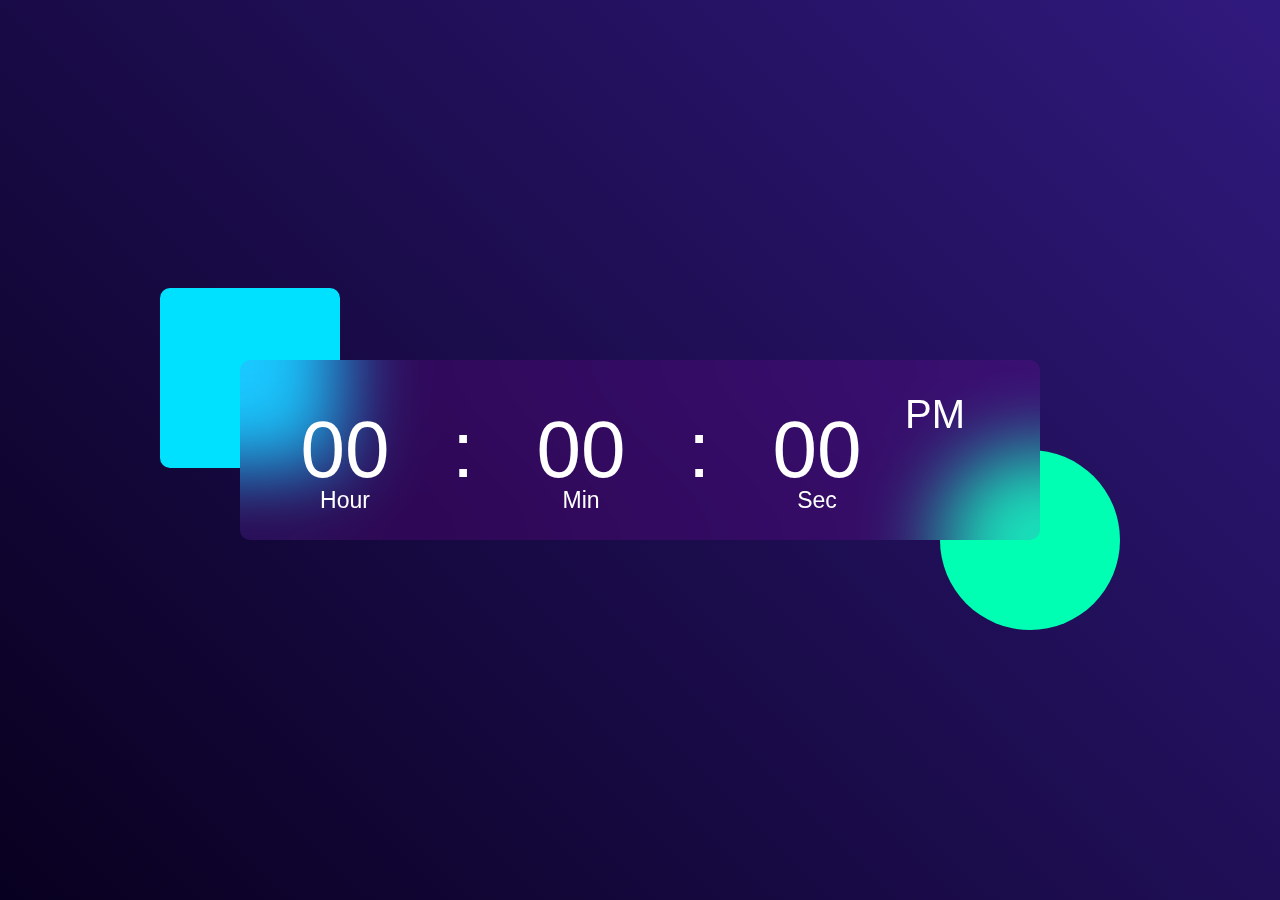
<file: index.html>
<!DOCTYPE html>
<html lang="en">
<head>
    <meta charset="UTF-8">
    <meta name="viewport" content="width=device-width, initial-scale=1.0">
    <title>Digital colck </title>
    <link rel="stylesheet" href="style.css">
</head>
<body>
    <div class="hero">
        <div class="container">
            <div class="clock">
                <span id="hrs">00</span>
                <span>:</span>
                <span id="min">00</span>
                <span >:</span>
                <span id="sec">00</span>
                <span id="ampm">PM</span>
            </div>
        </div>
    </div>
    <script src="app.js"></script>
</body>
</html>
</file>
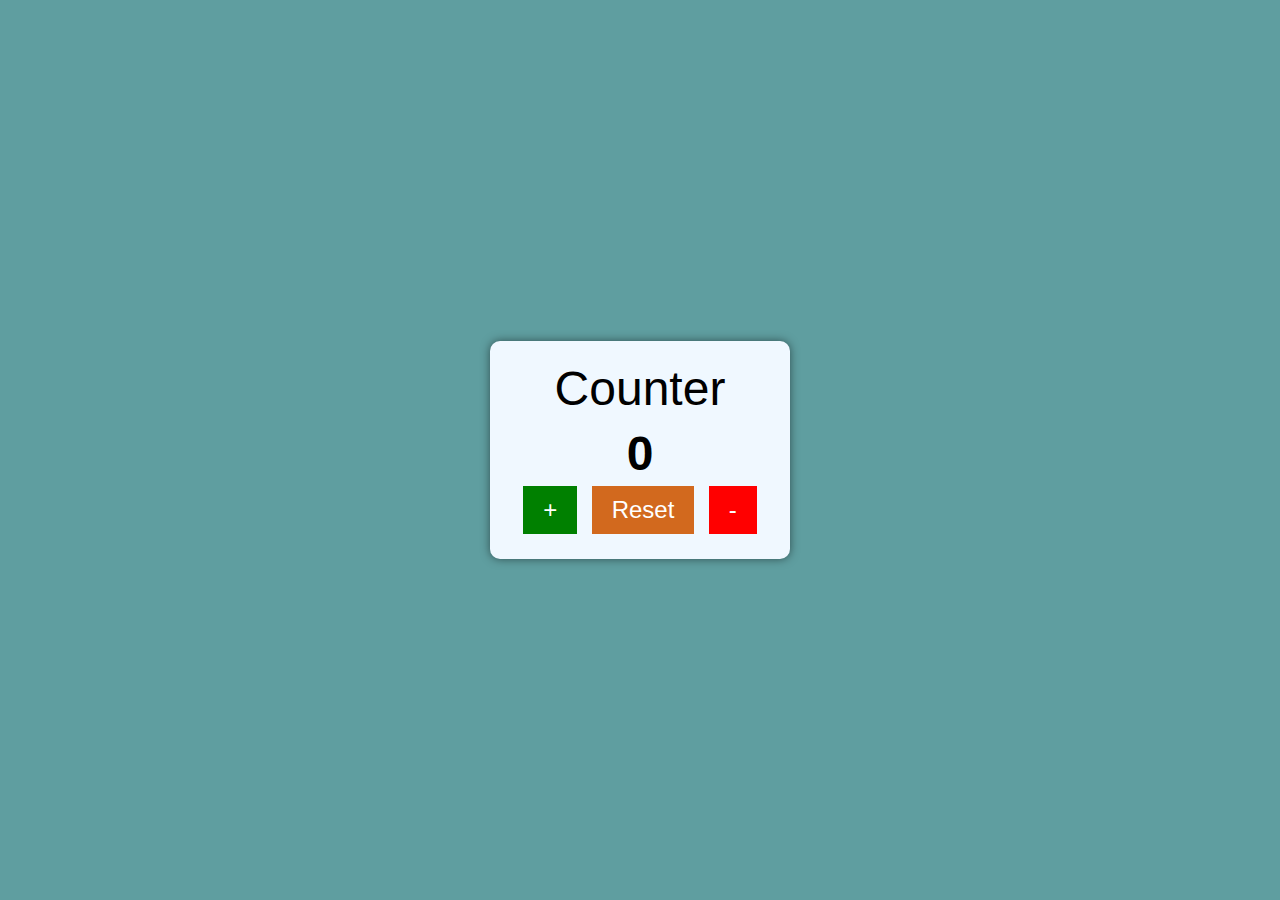
<file: Counter App/index.html>
<!DOCTYPE html>
<html lang="en">
<head>
    <meta charset="UTF-8">
    <meta name="viewport" content="width=device-width, initial-scale=1.0">
    <title>Counter App</title>
    <link rel="stylesheet" href="style.css">
</head>
<body>
    <div class="container">
        <h2>Counter</h2>
        <span id="counter">0</span>
        <div class="button">
            <button id="add">+</button>
            <button id="reset">Reset</button>
            <button id="min">-</button>
        </div>
    </div>
    <script src="script.js"></script>
</body>
</html>
</file>
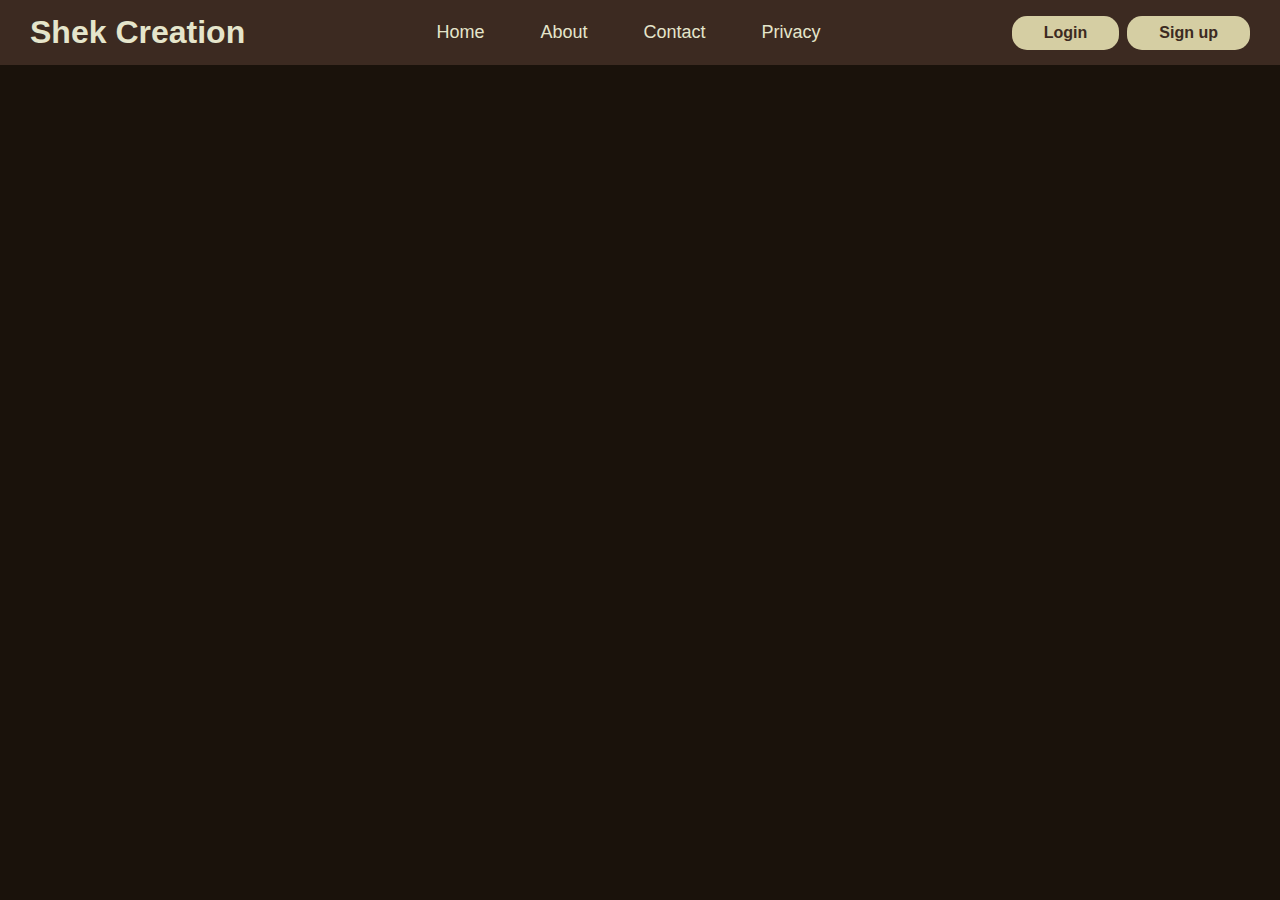
<file: Creat a Header/index.html>
<!DOCTYPE html>
<html lang="en">

<head>
    <meta charset="UTF-8">
    <meta name="viewport" content="width=device-width, initial-scale=1.0">
    <title>Create a Header</title>
    <link rel="stylesheet" href="style.css">
</head>

<body>
    <header>
        <h1 class="name">Shek Creation</h1>
        <ul>
            <li><a href="#">Home</a></li>
            <li><a href="#">About</a></li>
            <li><a href="#">Contact</a></li>
            <li><a href="#">Privacy</a></li>
        </ul>
        <div class="usersignup">
            <div class="login">
                <button>Login</button>
            </div>
            <div class="signup">
                <button>Sign up</button>
            </div>
        </div>
    </header>

</body>

</html>
</file>
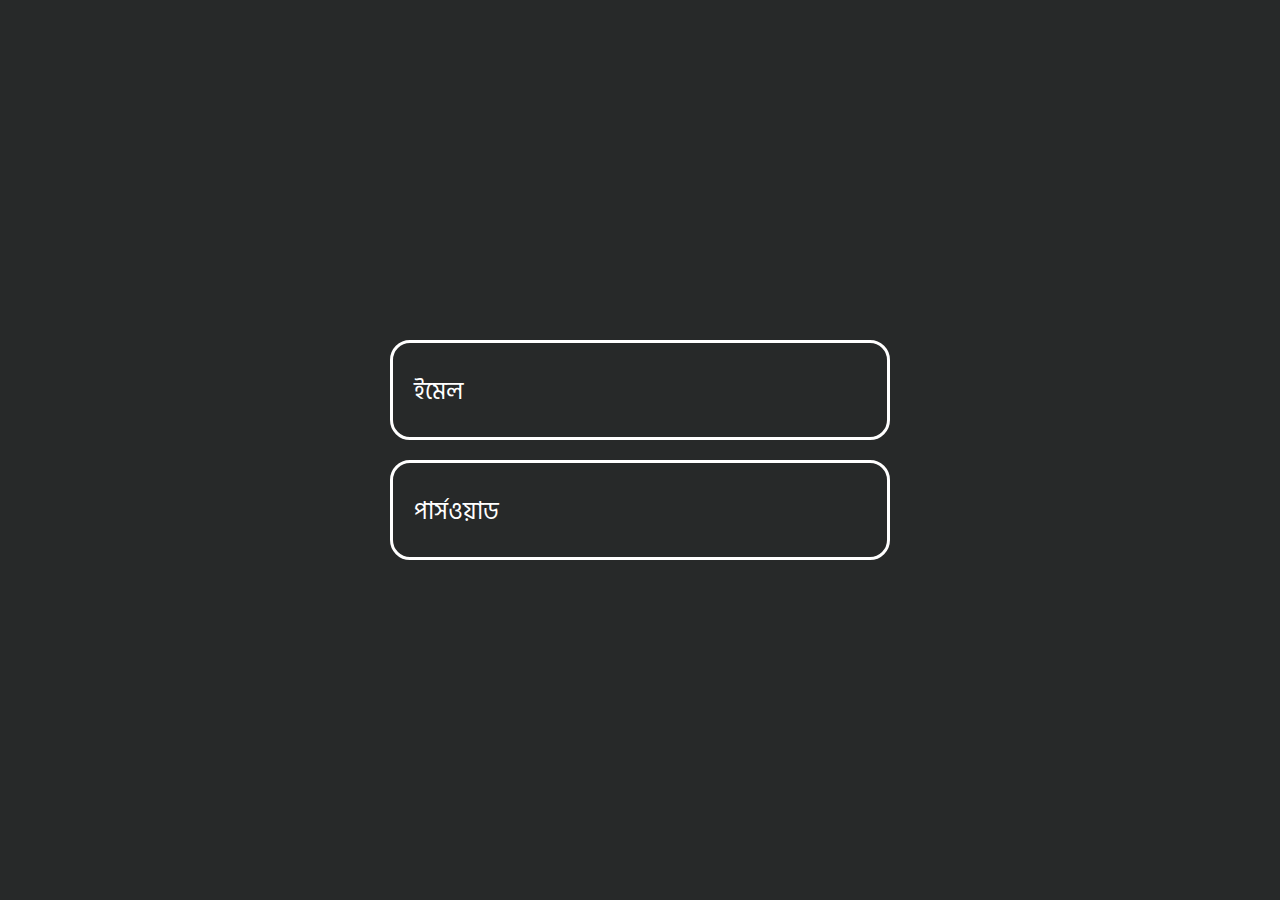
<file: Input Label Animation with HTML & CSS/index.html>
<!DOCTYPE html>
<html lang="en">
<head>
    <meta charset="UTF-8">
    <meta name="viewport" content="width=device-width, initial-scale=1.0">
    <title>Input Label Animation with HTML & CSS</title>
    <link rel="stylesheet" href="style.css">
</head>
<body>
   <div class="form">
    <input type="email" id="email" class="emailInput" placeholder="">
    <label for="email" class="emailLabel">ইমেল</label>
   </div>
   <div class="form">
    <input type="password" id="password" class="emailInput" placeholder="">
    <label for="password" class="emailLabel">পার্সওয়াড</label>
   </div>
</body>
</html>
</file>
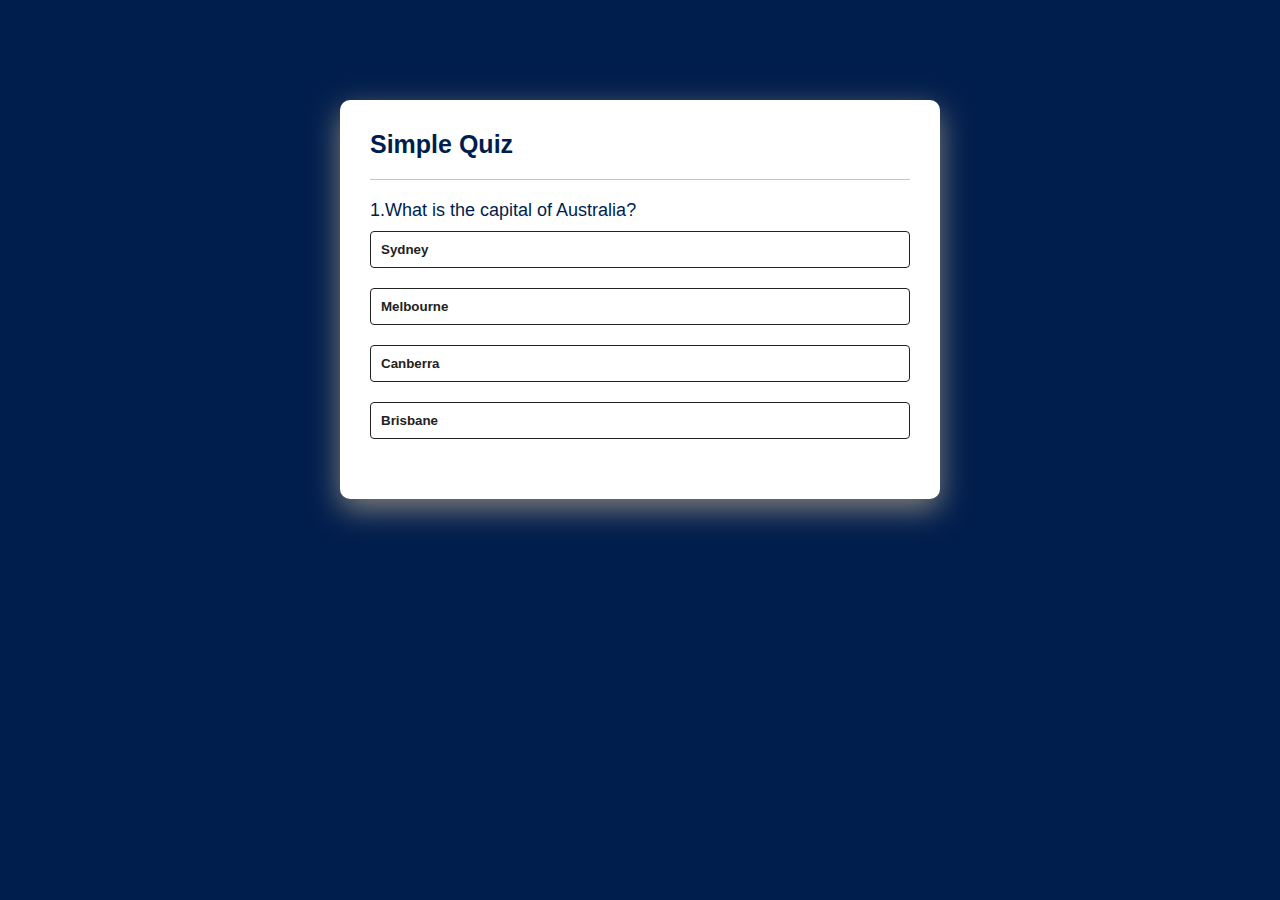
<file: Quiz App/index.html>
<!DOCTYPE html>
<html lang="en">
<head>
    <meta charset="UTF-8">
    <meta name="viewport" content="width=device-width, initial-scale=1.0">
    <title>Quiz App </title>
    <link rel="stylesheet" href="style.css">
</head>
<body>
    <div class="app">
        <h1>Simple Quiz</h1>
        <div class="quiz">
            <h2 id="question">Question goes here</h2>
            <div id="anwser-button">
                <button class="btn">A</button>
                <button class="btn">A</button>
                <button class="btn">A</button>
                <button class="btn">A</button>
            </div>
            <button id="next-btn">Next</button>
        </div>
    </div>
    <script src="script.js"></script>
</body>
</html>
</file>
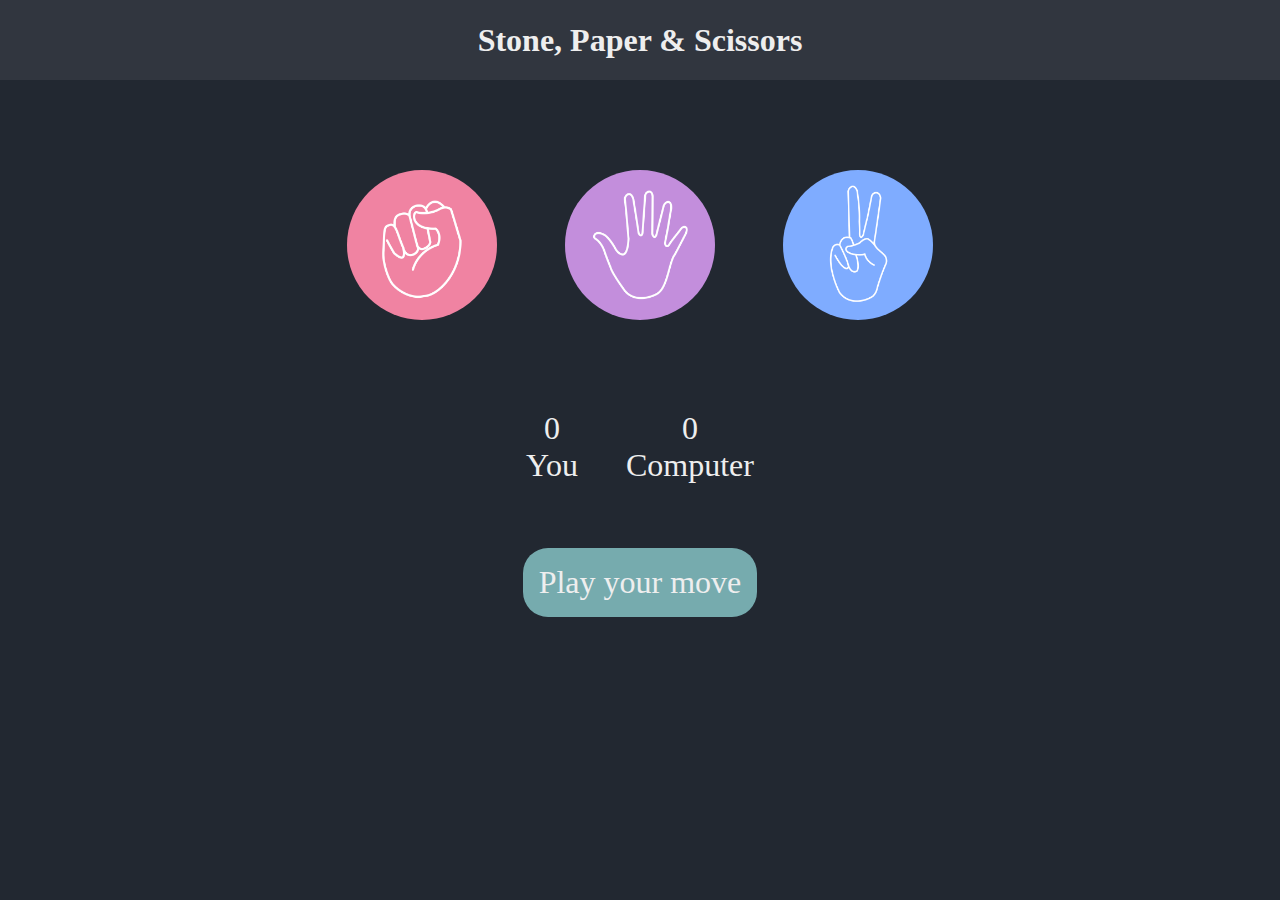
<file: Stone, Paper & Scissors Game/index.html>
<!DOCTYPE html>
<html lang="en">
<head>
    <meta charset="UTF-8">
    <meta name="viewport" content="width=device-width, initial-scale=1.0">
    <title> Stone, Paper & Scissors Game</title>
    <link rel="stylesheet" href="style.css">
</head>
<body>
    <h1> Stone, Paper & Scissors</h1>
    <div class="choices">
        <div class="choice" id="rock">
            <img src="rock.png" alt="">
        </div>
        <div class="choice" id="paper">
            <img src="paper.png" alt="">
        </div>
        <div class="choice" id="scissors">
            <img src="scissors.png" alt="">
        </div>
    </div>
    <div class="score-board">
        <div class="score">
            <p id="user-score">0</p>
            <p>You</p>
        </div>
        <div class="score">
            <p id="comp-score">0</p>
            <p>Computer</p>
        </div>
    </div>
    <div class="msg-container">
        <p id="msg">Play your move</p>
    </div>  
    <script src="app.js"></script>  
</body>
</html>
</file>
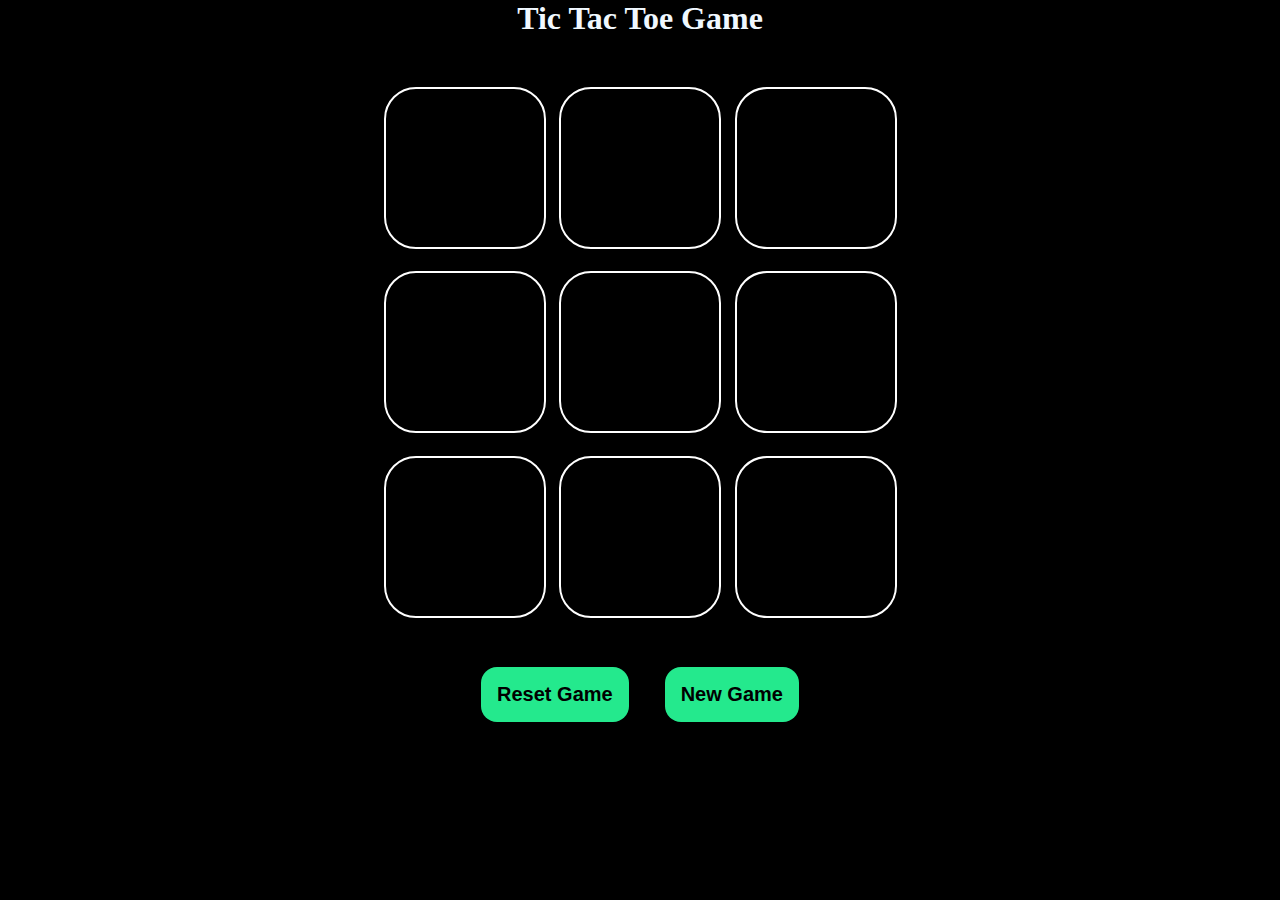
<file: Tic Tac Toe Game/index.html>
<!DOCTYPE html>
<html lang="en">

<head>
    <meta charset="UTF-8">
    <meta name="viewport" content="width=device-width, initial-scale=1.0">
    <title>Tic Tac Toe Game</title>
    <link rel="stylesheet" href="style.css">
</head>

<body>
    <div class="msg-container hide">
        <p id="msg">Winner</p>
    </div>
    <main>
        <h1>Tic Tac Toe Game</h1>
        <div class="container">
            <div class="game">
                <button class="box"></button>
                <button class="box"></button>
                <button class="box"></button>
                <button class="box"></button>
                <button class="box"></button>
                <button class="box"></button>
                <button class="box"></button>
                <button class="box"></button>
                <button class="box"></button>
            </div>
        </div>
        <button id="btn">Reset Game</button>
        <button id="btn-1">New Game</button>
    </main>
    <script src="script.js"></script>
</body>

</html>
</file>
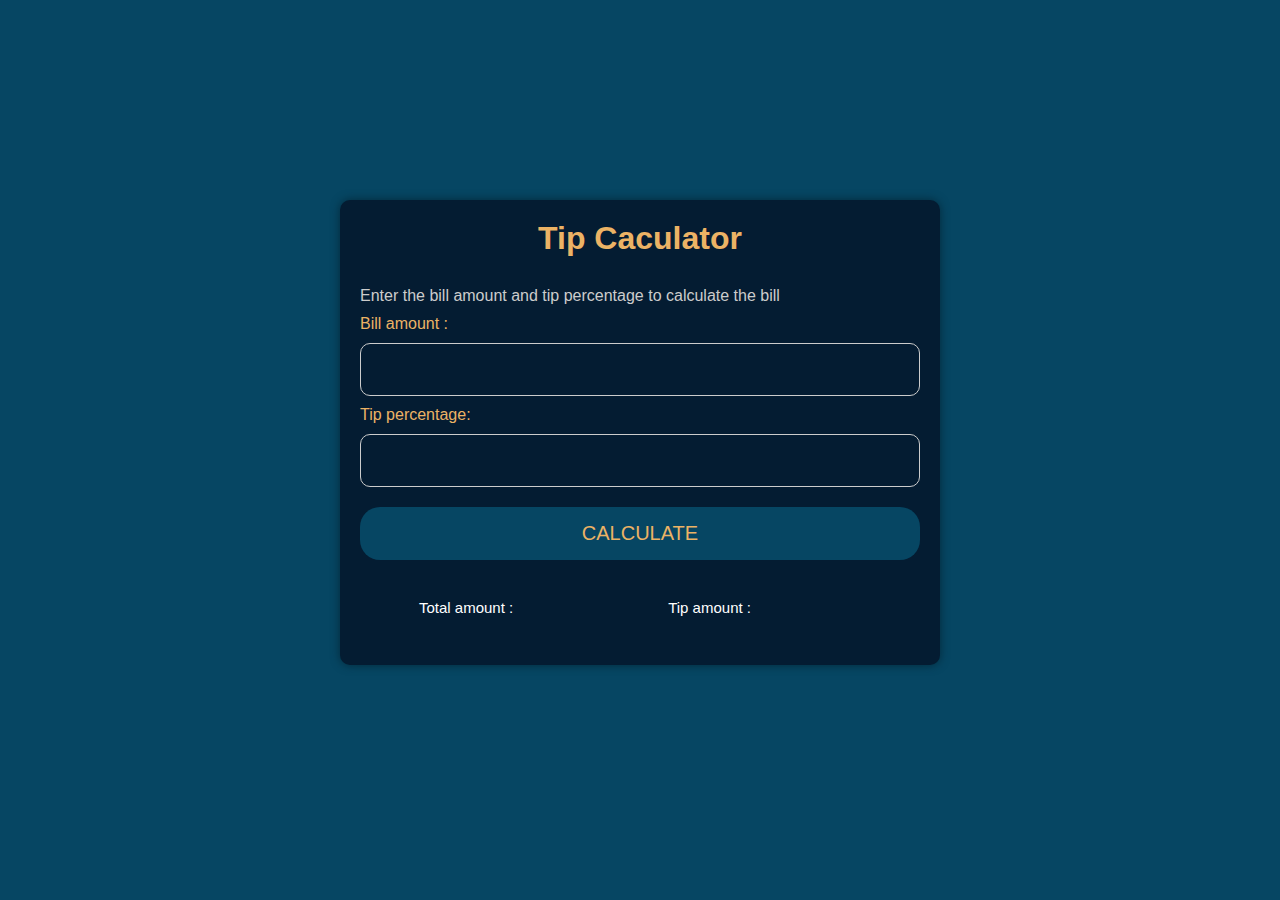
<file: Tip calculator/index.html>
<!DOCTYPE html>
<html lang="en">
<head>
    <meta charset="UTF-8">
    <meta name="viewport" content="width=device-width, initial-scale=1.0">
    <title>Tip Caculator</title>
    <link rel="stylesheet" href="style.css">
</head>
<body>
    <div class="container">
        <h2>Tip Caculator</h2>
        <p>Enter the bill amount and tip percentage to calculate the bill</p>
        <label for="bill">Bill amount :</label>
        <input type="number" id="bll">
        <br>
        <label for="tip">Tip percentage:</label>
        <input type="number" id="tip" >
        <br>
        <button id="calculate">Calculate</button>
        <br>
        <div class="info">
            <label for="total">Total amount :</label>
            <span id="total"></span>
            <label for="tip">Tip amount :</label>
        <span id="tipAm"></span>
        </div>
    </div>
    <script src="app.js"></script>
</body>
</html>
</file>
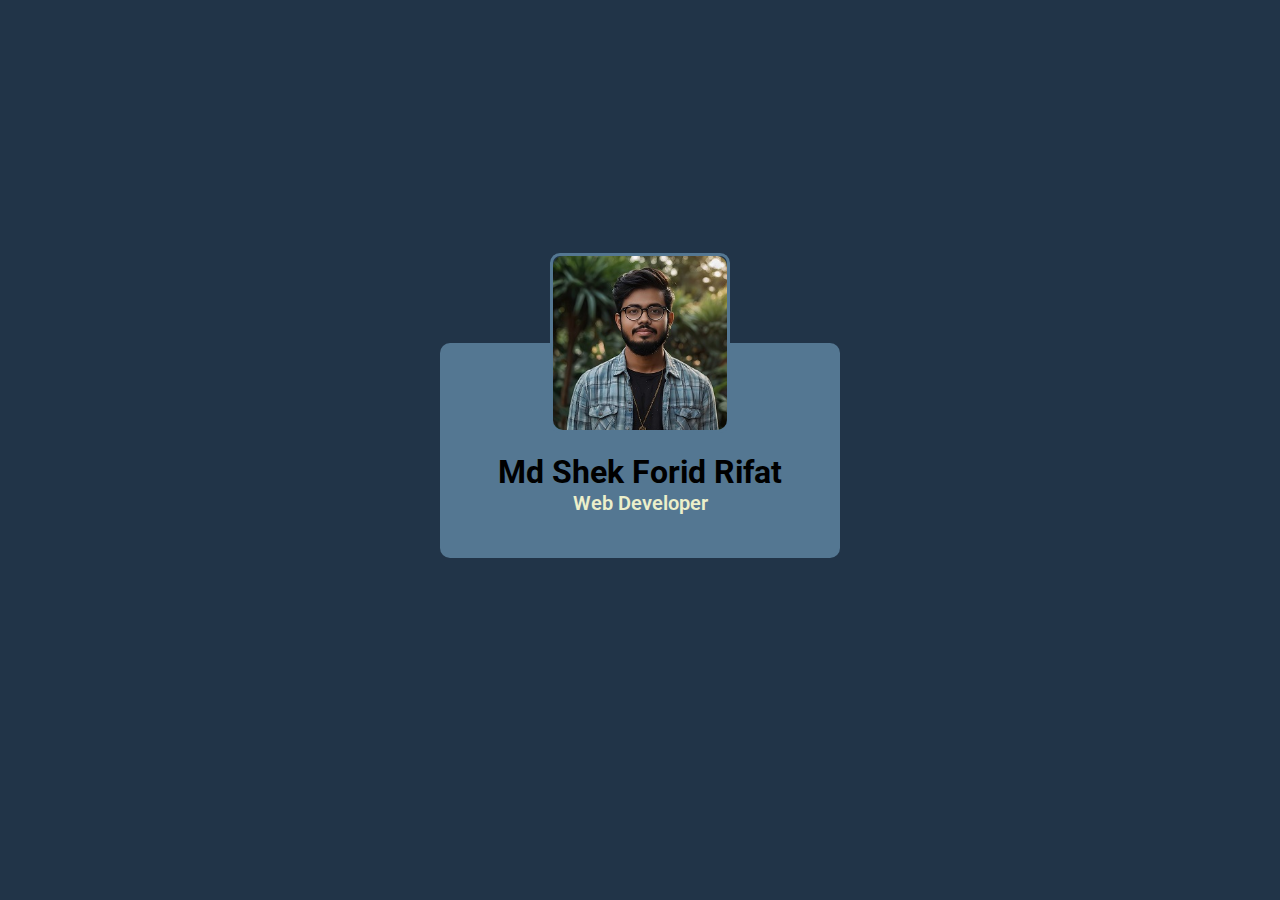
<file: Profile Card Hover Effect/index..html>
<!DOCTYPE html>
<html lang="en">

<head>
    <meta charset="UTF-8">
    <meta name="viewport" content="width=device-width, initial-scale=1.0">
    <title>Profile Card Hover Effect </title>
    <link rel="stylesheet" href="style.css">
</head>
<body>
    <div class="card">
        <div class="image">
            <img src="rifat.jpg" alt="">
        </div>
        <div class="containSection">
            <h1>Md Shek Forid Rifat</h1>
            <h3>Web Developer</h3>
            <div class="socialRowSection">
                <div class="col">
                    <h2>1K+</h2>
                    <p>Followers</p>
                </div>
                <div class="col">
                    <h2>50+</h2>
                    <p>Project</p>
                </div>
                <div class="col">
                    <h2>2 Years</h2>
                    <p>Expreance</p>
                </div>
            </div>
            <div class="socialRowSection row 2">
                <button>Follow</button>
                <button>Email</button>
            </div>
        </div>
    </div>
</body>

</html>
</file>
<file: style.css>
*{
    margin: 0;
    padding: 0;
    font-family:Arial, Helvetica, sans-serif;
    box-sizing: border-box;
}
.hero{
    width: 100%;
    min-height: 100vh;
    background: linear-gradient(45deg, #08001f, #30197d);
    color:#fff;
    position: relative;
}
.container{
    width: 800px;
    height: 180px;
    position: absolute;
    top: 50%;
    left: 50%;
    transform: translate(-50%,-50%);
}
.clock{
    width: 100%;
    height: 100%;
    background: rgba(235, 0, 255, 0.11);
    display: flex;
    align-items: center;
    justify-content: center;
    border-radius: 10px;
    backdrop-filter: blur(40px);
}
.container::before{
    content: "";
    height: 180px;
    width: 180px;
    position: absolute;
    border-radius: 10px;
    background: rgb(0, 225, 255);
    top: -40%;
    left: -10%;
    z-index: -1;
}
.container::after{
    content: "";
    height: 180px;
    width: 180px;
    position: absolute;
    border-radius: 100%;
    background: rgb(0, 255, 179);
    right: -10%;
    bottom: -50%;
    z-index: -1;
}
.clock span{
    font-size: 80px;
    width: 118px;
    display: inline-block;
    text-align: center;
    position: relative;
}
.clock span::after{
    font-size: 23px;
    position: absolute;
    left: 50%;
    bottom: -20%;
    transform: translateX(-50%);
}
#hrs::after{
    content: "Hour";
}
#min::after{
    content: "Min";
}
#sec::after{
    content: "Sec";
}
#ampm{
    font-size: 40px;
    bottom: 20%;
}
</file>
<file: Counter App/style.css>
*{
    margin: 0;
    padding: 0;
    box-sizing: border-box;
    font-family:Arial, sans-serif;
}
body{
    background-color: cadetblue;
    text-align: center;
    display: flex;
    justify-content: center;
    align-items: center;
    height: 100vh;
}
.container{
    width: 300px;
    padding: 20px;
    background-color: aliceblue;
    box-shadow: 0 0 10px rgba(0, 0 , 0, 0.5);
    border-radius: 10px;
}
h2{ 
    font-size: 3rem;
    padding-bottom: 10px;
    font-weight: 300;
}
#counter{
    font-size: 3rem;
    padding: 10px;
    font-weight: 600;
}
button{
    border: none;
    outline: none;
    margin: 5px;
    padding: 10px 20px;
    font-size: 1.5rem;
    font-weight: 500;
    cursor: pointer;
}
#add{
    background-color: green;
    color: white;
}
#min{
    background-color: red;
    color:white
}
#reset{
    background-color: chocolate;
    color: white;
}
@media (max-width: 1500px) {
  .counter {
    flex-direction: column;
    gap: 10px;
  }
}

#counter{
    font-size: 3rem;
}
</file>
<file: Creat a Header/style.css>
*{
    margin: 0;
    padding: 0;
    box-sizing: border-box;
    font-family: 'Lucida Sans', 'Lucida Sans Regular', 'Lucida Grande', 'Lucida Sans Unicode', Geneva, Verdana, sans-serif;
    text-decoration: none;
    list-style-type: none;
    color: #E5E5CB;
}

body{
    background-color: #1A120B;
}
header{
    display: flex;
    align-items: center;
    justify-content: space-between;
    background-color: #3C2A21;
    padding: 10px 30px;
}
header ul{
    display: flex;
    justify-content: center;
    align-items: center;
    gap: 2rem;
}
header ul li{
    font-size: 18px;
    border: 2px solid transparent;
    padding: 10px;
    transition: 0.3s;
    border-radius: 15px;
}
header ul li:hover{
    border: 2px solid #D5CEA3;
}
.usersignup{
    display: flex;
    gap: 0.5rem ;
}
button{
    background-color: #D5CEA3;
    color: #3C2A21;
    padding: 0.5rem 2rem;
    font-size: 1rem;
    font-weight: bold;
    border-radius: 15px;
    border: none;
    cursor: pointer;
    transition: 0.001s;
}
button:hover{
    background-color:transparent;
    color: #D5CEA3;
    border: 0.5px solid #D5CEA3;
}
</file>
<file: Input Label Animation with HTML & CSS/style.css>
@import url('https://fonts.googleapis.com/css2?family=Hind+Siliguri:wght@300;400;500;600;700&family=Roboto:ital,wght@0,100..900;1,100..900&display=swap');

* {
    margin: 0;
    padding: 0;
    box-sizing: border-box;
    font-family: "Hind Siliguri", sans-serif;
}

body {
    height: 100vh;
    display: flex;
    flex-direction: column;
    align-items: center;
    justify-content: center;
    gap: 20px;
    background-color: rgb(39, 41, 41);
}

.form {
    position: relative;
    height: 100px;
    width: 500px;
    background-color: rgb(39, 41, 41);
    border-radius: 20px;
}

.emailInput {
    position: absolute;
    top: 0;
    left: 0;
    height: 100%;
    width: 100%;
    background: none;
    border: 3px solid white;
    border-radius: 20px;
    outline: none;
    font-size: 1.6rem;
    padding-left: 25px;
    color: white;
}

.emailInput:hover {
    border-color: rgb(231, 173, 173);
}

.emailInput:focus {
    border-color: rgb(26, 173, 51);
}

.emailLabel {
    position: absolute;
    left: 1.5rem;
    top: 2rem;
    color: white;
    font-size: 1.5rem;
    cursor: text;
    transition: top .2s ease-in, left .2s ease-in, font-size .2s ease-in;
}

.emailInput:focus~.emailLabel {
    top: -10px;
    font-size: 0.9rem;
    background-color: rgb(39, 41, 41);
    left: 0.8rem;
    padding: 2px 5px;
}

.emailInput:not(:placeholder-shown).emailInput:not(:focus)~.emailLabel {
    top: -10px;
    font-size: 0.9rem;
    background-color: rgb(39, 41, 41);
    left: 0.8rem;
    padding: 2px 5px;
}
</file>
<file: Quiz App/style.css>
*{
    margin: 0;
    padding: 0;
    box-sizing: border-box;
    font-family: Arial, Helvetica, sans-serif;
}
body{
    background-color: #001e4d;
}
.app{
    width: 90%;
    max-width: 600px;
    background-color: #fff;
    margin: 100px auto 0;
    padding: 30px;
    border-radius: 10px;
    box-shadow: 0 10px 30px hwb(50 48% 50%);
}
.app h1{
    font-size: 25px;
    color: #001e4d;
    font-weight: 600;
    border-bottom: 1px solid #c5c5c5;
    padding-bottom: 20px;
}
.quiz{
    padding: 20px 0;
}
.quiz h2{
    font-size: 18px;
    color: #001e4d;
    font-weight: 500;
}
.btn{
    width: 100%;
    background-color: #fff;
    color: #222;
    font-weight: 600;
    margin: 10px 0;
    padding: 10px;
    text-align: left;
    border: 1px solid #222;
    border-radius: 4px;
    cursor: pointer;
    transition: all 0.3s;
}
.btn:hover:not([disabled]){
    background-color: #222;
    color: #fff;
}

.btn:disabled{
    cursor: no-drop;
}
#next-btn{
    background-color: #001e4d;
    color: #fff;
    width: 150px;
    font-weight: 600;
    padding: 10px;
    border: 0;
    margin: 20px auto 0;
    border-radius: 4px;
    cursor: pointer;
    display: none;
    
}

.correct{
    background: #9aeabc;
}
.incorrect{
    background: #ff9393;
}


/* 🔻 Media Query for Mobile Devices */
@media (max-width: 480px) {
  .app {
    margin: 50px 10px 0;
    padding: 20px;
  }

  .app h1 {
    font-size: 20px;
    padding-bottom: 15px;
  }

  .quiz h2 {
    font-size: 16px;
  }

  .btn {
    font-size: 14px;
    padding: 8px;
  }

  #next-btn {
    width: 100%;
    padding: 10px;
    font-size: 14px;
  }
}
</file>
<file: Stone, Paper & Scissors Game/style.css>
*{
    margin: 0;
    padding: 0;
    text-align: center;
}
body{
    background-color: #222831;
}
h1{
    background-color: #31363F;
    color: #EEEEEE;
    height: 5rem;
    line-height: 5rem;
}
.choice{
    height: 170px;
    width: 170px;
    border-radius: 50%;
    display: flex;
    justify-content: center;
    align-items: center;
}
.choice:hover{
    background-color: #76ABAE;
    cursor: pointer;
}
img{
    height: 150px;
    width: 150px;
    object-fit: cover;
    border-radius: 50%;
}
.choices{
    display: flex;
    justify-content: center;
    align-items: center;
    gap: 3rem;
    margin-top: 5rem;
}
.score-board{
    display: flex;
    justify-content: center;
    align-items: center;
    color: #EEEEEE;
    font-size: 2rem;
    gap: 3rem;
    margin-top: 5rem;
}
#user , #computer{
    font-size: 4rem;
}
.msg-container{
    display: flex;
    justify-content: center;
    align-items: center;
    margin-top: 4rem;
}
#msg{
    font-size: 2rem;
    background-color: #76ABAE;
    padding: 1rem;
    color: #EEEEEE;
    border-radius: 25px;
}
</file>
<file: Tic Tac Toe Game/style.css>
* {
    margin: 0;
    padding: 0;
}

body {
    background-color: rgb(0, 0, 0);
    text-align: center;
    color: aliceblue
}

.container {
    height: 70vh;
    display: flex;
    justify-content: center;
    align-items: center;
}

.game {
    height: 60vmin;
    width: 60vmin;
    display: flex;
    flex-wrap: wrap;
    justify-content: center;
    align-items: center;
    gap: 1.5vmin;
}

.box {
    height: 18vmin;
    width: 18vmin;
    border-radius: 2rem;
    border: 2px solid rgb(255, 255, 255);
    font-size: 8vmin;
    color: rgb(36, 233, 141);
    background-color: transparent;
}

#btn {
    padding: 1rem;
    font-size: 1.25rem;
    font-weight: bold;
    background-color: rgb(36, 233, 141);
    border-radius: 1rem;
    border: none;
}

#btn-1 {
    padding: 1rem;
    font-size: 1.25rem;
    font-weight: bold;
    background-color: rgb(36, 233, 141);
    border-radius: 1rem;
    border: none;
    margin-left: 2rem;
}
#msg{
    color: rgb(36, 233, 141);
    font-size: 8vmin;
}
.msg-container{
    height: 10vmin;
    display: flex;
    align-items: center;
    justify-content: center;
    margin-top: 8vmin;
}
.hide{
    display: none;
}
</file>
<file: Tip calculator/style.css>
*{
    margin: 0;
    padding: 0;
    box-sizing: border-box;
}
body{
    background-color: #064663;
    font-family: Arial, Helvetica, sans-serif;
    color: #ECB365;
}
.container{
    background-color: #041C32;
    max-width: 600px;
    margin: 200px auto;
    padding: 20px;
    box-shadow: 0 0 10px #04293A;
    border-radius: 10px;
}
h2{
    margin-bottom: 20px;
    font-size: 2rem;
    text-align: center;
}
p{
    padding:10px 0;
    color: #ccc;
}
input{
    font-size: 18px;
    margin: 10px 0;
    padding: 15px;
    outline: none;
    width: 100%;
    border: 0.5px solid #ccc;
    background-color: transparent;
    color: #ECB365;
    border-radius: 10px;
}
button{
    margin: 10px 0;
    padding: 15px;
    width: 100%;
    font-size: 20px;
    background-color: #064663;
    color: #ECB365;
    border: none;
    border-radius: 20px;
    transition: background-color 0.2s ease;
    cursor: pointer;
    text-transform: uppercase;
}
button:hover{
    background-color: #093447;
    color: #ffffff;
}
.info{
    margin: 15px 0;
    padding: 14px;
    display: flex;
    align-items: center;
    color: white;
    justify-content: space-evenly;
    font-size: 15px;
}
.info span{
    margin-right: 55px;
    padding:5px;
    font-size: 25px;
    color: #ECB365;
}
@media (max-width: 600px) {
  .container {
    margin: 100px 20px;
    padding: 15px;
  }

  h2 {
    font-size: 1.5rem;
  }

  input,
  button {
    font-size: 16px;
    padding: 12px;
  }

  .info {

    text-align: center;
    gap: 10px;
    font-size: 14px;
  }

  .info span {
    margin-right: 0;
    font-size: 20px;
  }
}
</file>
<file: Profile Card Hover Effect/style.css>
@import url('https://fonts.googleapis.com/css2?family=Roboto:ital,wght@0,100..900;1,100..900&display=swap');
*{
    margin:0;
    padding: 0;
    box-sizing: border-box;
    font-family: "Roboto", sans-serif;
}
body{
    height: 100vh;
    display: flex;
    align-items: center;
    justify-content: center;
    background-color: #213448;
    color: rgb(0, 0, 0);
    gap: 30px;
}
.card{
    width: 400px;
    padding: 40px;
    background-color: #547792;
    border-radius: 10px;
    transition: 0.3s;
}
.image{
    width: 180px;
    height: 180px;
    margin-top: -130px;
    border: 3px solid #547792 ;
    border-radius: 10px;
    margin-inline: auto;
    cursor: pointer;
    transition: 0.3s;
}
.image img{
    height: 100%;
    width: 100%;
    object-fit: cover;
    border-radius: 10px;
}
.image:hover{
    transform: scale(1.1);
}
.containSection{
    margin-top: 20px;
    text-align: center;
    height: 65px;
    overflow: hidden;
    transition: 0.5s;
}
.card:hover .containSection{
    height: 240px;
}
.card:hover{
    background-color: #94B4C1;
}
.card:hover h3{
    color: #5e5e5f;
}
.card:hover .image{
    border-color: #94B4C1;
}
h3{
    font-size: 20px;
    font-weight: 600;
    color: #ECEFCA;
}
.socialRowSection{
    display: flex;
    align-items: center;
    justify-content: center;
    margin-top: 40px;
    gap: 20px;
}
.col p{
    color: #454546;
    font-weight: 500;
}
button{
    width: 100%;
    height: 50px;
    background-color: #547792;
    color: #ECEFCA;
    font-size: 1.2rem;
    font-weight: 500;
    letter-spacing: 1px;
    text-transform: uppercase;
    border: 2px solid #213448;
    border-radius: 10px;
    cursor: pointer;
    transition: 0.5s;
}
.socialRowSection button:nth-child(2){
    background-color: transparent;
    color: #213448;
    font-weight: 900;
}
button:hover, .row2:hover{
    font-size: 1.5rem;
    transition: 0.3s;
}
</file>
